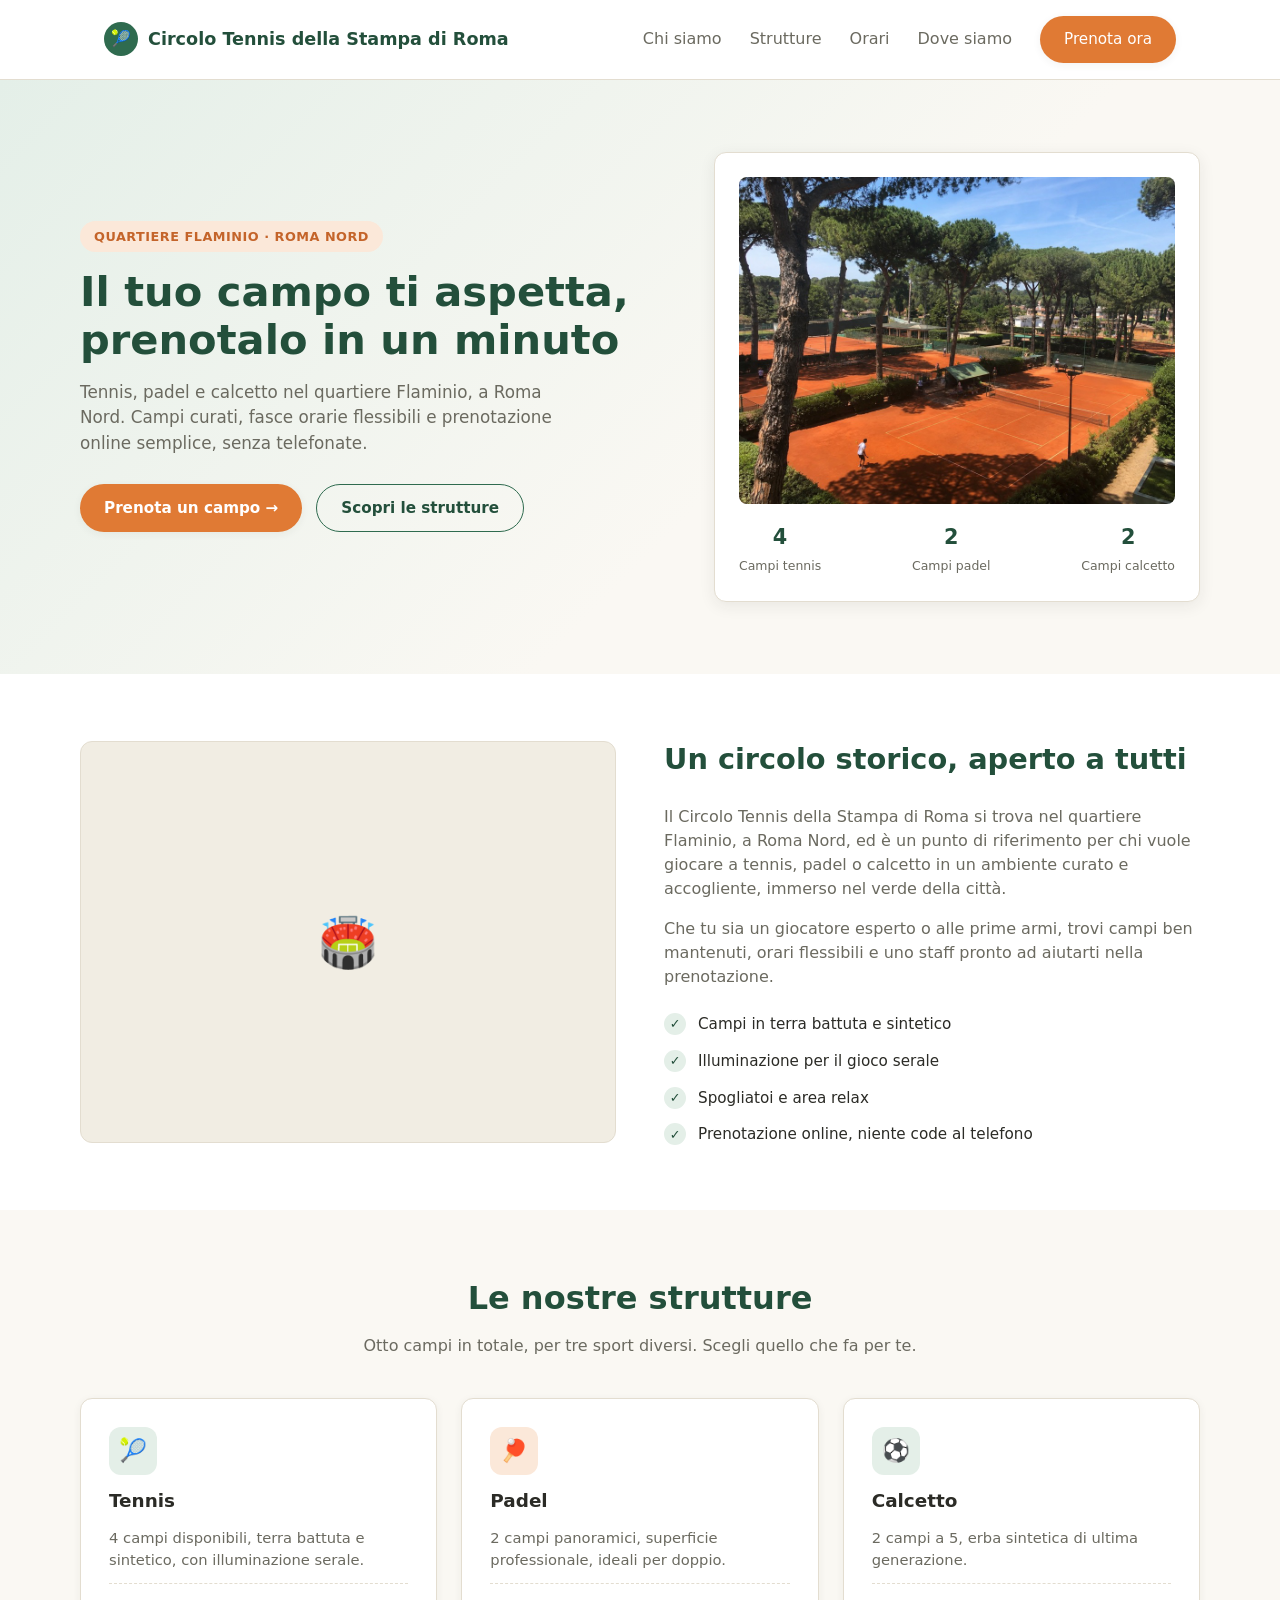
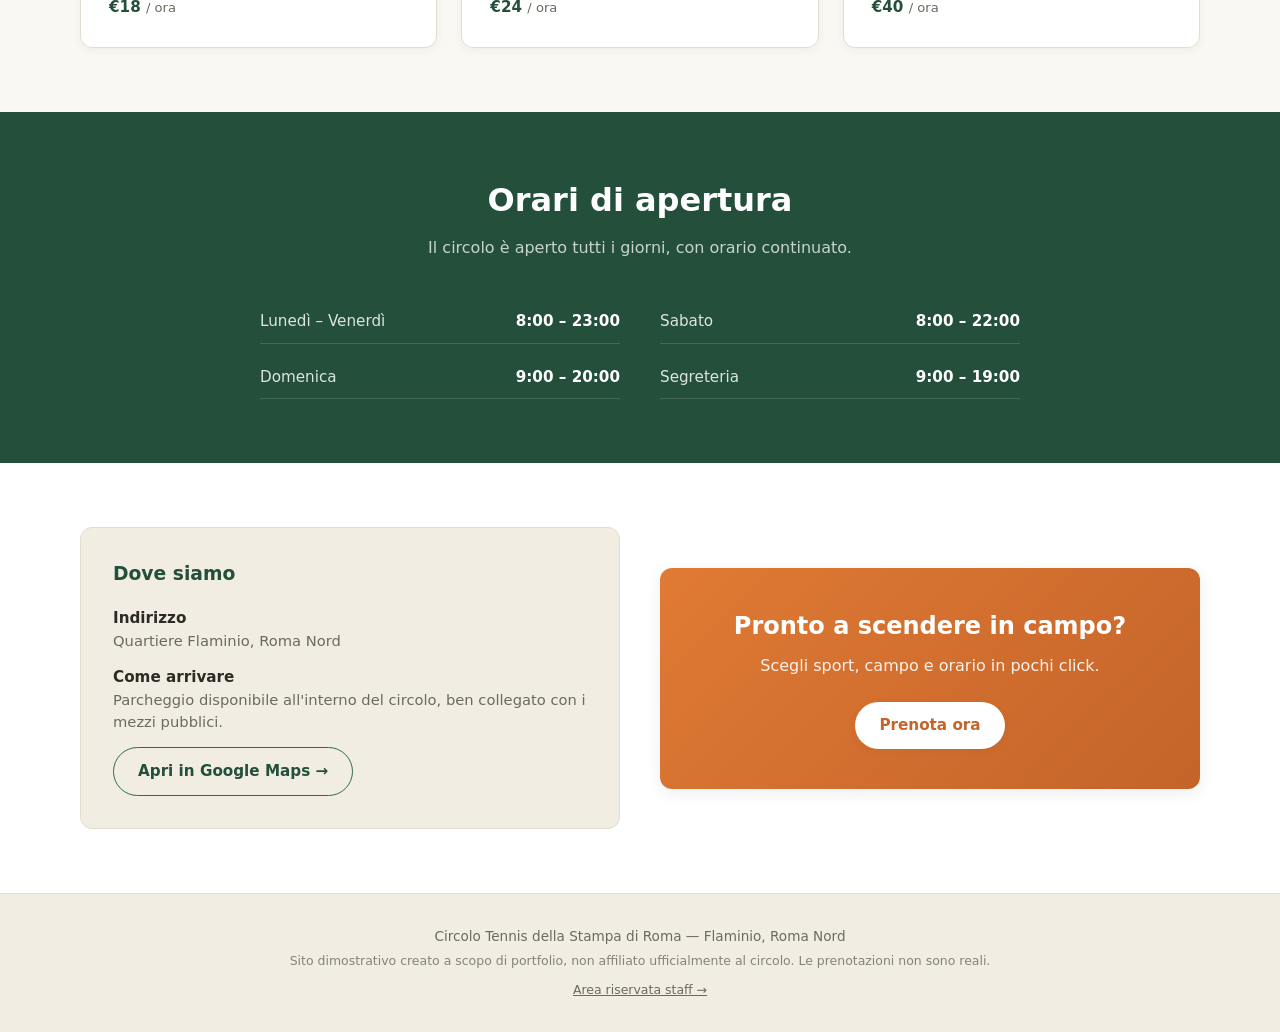
<file: index.html>
<!DOCTYPE html>
<html lang="it">
<head>
<meta charset="UTF-8" />
<meta name="viewport" content="width=device-width, initial-scale=1.0" />
<meta name="description" content="Circolo Tennis della Stampa di Roma: campi da tennis, padel e calcetto nel quartiere Flaminio, a Roma Nord. Prenota online in pochi click." />
<title>Circolo Tennis della Stampa di Roma — Prenota un campo</title>
<link rel="icon" href="favicon.svg" type="image/svg+xml" />
<link rel="stylesheet" href="css/style.css" />
</head>
<body>

<header class="site-header">
  <nav class="nav">
    <a href="#top" class="nav-brand">
      <span class="nav-brand-mark">🎾</span>
      Circolo Tennis della Stampa di Roma
    </a>
    <button class="nav-toggle" id="navToggle" aria-label="Apri menu">☰</button>
    <ul class="nav-links" id="navLinks">
      <li><a href="#about">Chi siamo</a></li>
      <li><a href="#strutture">Strutture</a></li>
      <li><a href="#orari">Orari</a></li>
      <li><a href="#dove-siamo">Dove siamo</a></li>
      <li><a href="booking.html" class="btn btn-primary">Prenota ora</a></li>
    </ul>
  </nav>
</header>

<section class="hero" id="top">
  <div class="hero-inner">
    <div class="hero-copy">
      <span class="eyebrow">Quartiere Flaminio · Roma Nord</span>
      <h1>Il tuo campo ti aspetta, prenotalo in un minuto</h1>
      <p>Tennis, padel e calcetto nel quartiere Flaminio, a Roma Nord. Campi curati, fasce orarie flessibili e prenotazione online semplice, senza telefonate.</p>
      <div class="hero-actions">
        <a href="booking.html" class="btn btn-primary">Prenota un campo →</a>
        <a href="#strutture" class="btn btn-outline">Scopri le strutture</a>
      </div>
    </div>
    <div class="hero-visual">
      <img class="hero-visual-court" src="images/circolo-tennis.jpg" alt="Campi da tennis in terra battuta del Circolo Tennis della Stampa di Roma, tra i pini del quartiere Flaminio" />
      <div class="hero-stats">
        <div class="hero-stat">
          <strong>4</strong>
          <span>Campi tennis</span>
        </div>
        <div class="hero-stat">
          <strong>2</strong>
          <span>Campi padel</span>
        </div>
        <div class="hero-stat">
          <strong>2</strong>
          <span>Campi calcetto</span>
        </div>
      </div>
    </div>
  </div>
</section>

<section class="about" id="about">
  <div class="about-inner">
    <div class="about-photo">🏟️</div>
    <div class="about-text">
      <h2>Un circolo storico, aperto a tutti</h2>
      <p>Il Circolo Tennis della Stampa di Roma si trova nel quartiere Flaminio, a Roma Nord, ed è un punto di riferimento per chi vuole giocare a tennis, padel o calcetto in un ambiente curato e accogliente, immerso nel verde della città.</p>
      <p>Che tu sia un giocatore esperto o alle prime armi, trovi campi ben mantenuti, orari flessibili e uno staff pronto ad aiutarti nella prenotazione.</p>
      <ul class="about-list">
        <li><span class="tick">✓</span> Campi in terra battuta e sintetico</li>
        <li><span class="tick">✓</span> Illuminazione per il gioco serale</li>
        <li><span class="tick">✓</span> Spogliatoi e area relax</li>
        <li><span class="tick">✓</span> Prenotazione online, niente code al telefono</li>
      </ul>
    </div>
  </div>
</section>

<section class="facilities" id="strutture">
  <div class="section-head">
    <h2>Le nostre strutture</h2>
    <p>Otto campi in totale, per tre sport diversi. Scegli quello che fa per te.</p>
  </div>
  <div class="facility-grid">
    <div class="facility-card">
      <div class="facility-icon">🎾</div>
      <h3>Tennis</h3>
      <p>4 campi disponibili, terra battuta e sintetico, con illuminazione serale.</p>
      <div class="facility-price">€18 <span>/ ora</span></div>
    </div>
    <div class="facility-card orange">
      <div class="facility-icon">🏓</div>
      <h3>Padel</h3>
      <p>2 campi panoramici, superficie professionale, ideali per doppio.</p>
      <div class="facility-price">€24 <span>/ ora</span></div>
    </div>
    <div class="facility-card">
      <div class="facility-icon">⚽</div>
      <h3>Calcetto</h3>
      <p>2 campi a 5, erba sintetica di ultima generazione.</p>
      <div class="facility-price">€40 <span>/ ora</span></div>
    </div>
  </div>
</section>

<section class="hours" id="orari">
  <div class="section-head">
    <h2>Orari di apertura</h2>
    <p>Il circolo è aperto tutti i giorni, con orario continuato.</p>
  </div>
  <div class="hours-grid">
    <div class="hours-row"><span>Lunedì – Venerdì</span><span>8:00 – 23:00</span></div>
    <div class="hours-row"><span>Sabato</span><span>8:00 – 22:00</span></div>
    <div class="hours-row"><span>Domenica</span><span>9:00 – 20:00</span></div>
    <div class="hours-row"><span>Segreteria</span><span>9:00 – 19:00</span></div>
  </div>
</section>

<section class="location" id="dove-siamo">
  <div class="location-inner">
    <div class="location-card">
      <h3>Dove siamo</h3>
      <div class="location-detail">
        <div>
          <strong>Indirizzo</strong>
          Quartiere Flaminio, Roma Nord
        </div>
      </div>
      <div class="location-detail">
        <div>
          <strong>Come arrivare</strong>
          Parcheggio disponibile all'interno del circolo, ben collegato con i mezzi pubblici.
        </div>
      </div>
      <a href="https://maps.app.goo.gl/ScK8Ygjmdd5iSoLE7" target="_blank" rel="noopener" class="btn btn-outline">Apri in Google Maps →</a>
    </div>
    <div class="cta-panel">
      <h3>Pronto a scendere in campo?</h3>
      <p>Scegli sport, campo e orario in pochi click.</p>
      <a href="booking.html" class="btn btn-primary">Prenota ora</a>
    </div>
  </div>
</section>

<footer class="site-footer">
  <div>Circolo Tennis della Stampa di Roma — Flaminio, Roma Nord</div>
  <div class="disclaimer">Sito dimostrativo creato a scopo di portfolio, non affiliato ufficialmente al circolo. Le prenotazioni non sono reali.</div>
  <div class="staff-link"><a href="gestionale.html">Area riservata staff →</a></div>
</footer>

<script src="js/script.js"></script>
</body>
</html>
</file>
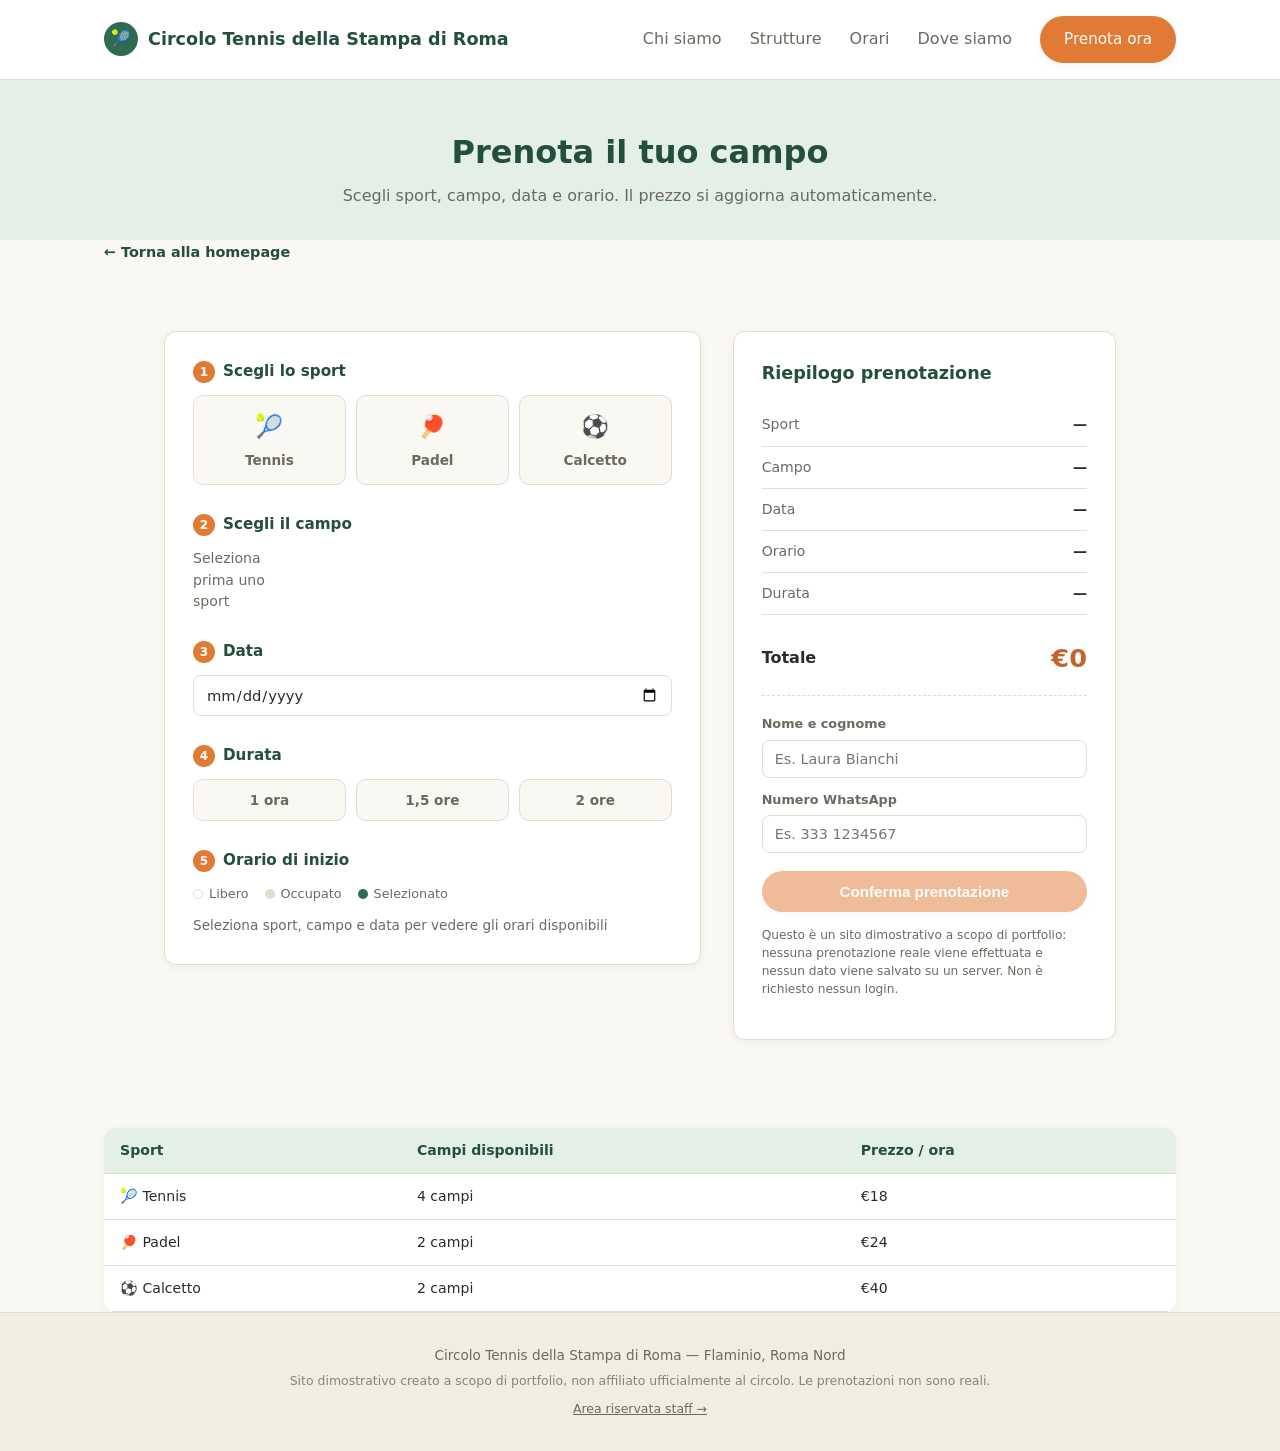
<file: booking.html>
<!DOCTYPE html>
<html lang="it">
<head>
<meta charset="UTF-8" />
<meta name="viewport" content="width=device-width, initial-scale=1.0" />
<title>Prenota un campo — Circolo Tennis della Stampa di Roma</title>
<link rel="icon" href="favicon.svg" type="image/svg+xml" />
<link rel="stylesheet" href="css/style.css" />
</head>
<body>

<header class="site-header">
  <nav class="nav">
    <a href="index.html" class="nav-brand">
      <span class="nav-brand-mark">🎾</span>
      Circolo Tennis della Stampa di Roma
    </a>
    <button class="nav-toggle" id="navToggle" aria-label="Apri menu">☰</button>
    <ul class="nav-links" id="navLinks">
      <li><a href="index.html#about">Chi siamo</a></li>
      <li><a href="index.html#strutture">Strutture</a></li>
      <li><a href="index.html#orari">Orari</a></li>
      <li><a href="index.html#dove-siamo">Dove siamo</a></li>
      <li><a href="booking.html" class="btn btn-primary">Prenota ora</a></li>
    </ul>
  </nav>
</header>

<section class="booking-hero">
  <h1>Prenota il tuo campo</h1>
  <p>Scegli sport, campo, data e orario. Il prezzo si aggiorna automaticamente.</p>
</section>

<div class="container">
  <a href="index.html" class="back-link">← Torna alla homepage</a>
</div>

<div class="booking-layout">
  <div class="card">

    <div class="form-step">
      <label class="step-label"><span class="step-num">1</span>Scegli lo sport</label>
      <div class="sport-options" id="sportOptions">
        <div class="sport-option" data-sport="tennis">
          <span class="emoji">🎾</span>Tennis
        </div>
        <div class="sport-option" data-sport="padel">
          <span class="emoji">🏓</span>Padel
        </div>
        <div class="sport-option" data-sport="calcetto">
          <span class="emoji">⚽</span>Calcetto
        </div>
      </div>
    </div>

    <div class="form-step">
      <label class="step-label"><span class="step-num">2</span>Scegli il campo</label>
      <div class="court-options" id="courtOptions">
        <p style="color: var(--color-text-muted); font-size: 0.88rem; margin: 0;">Seleziona prima uno sport</p>
      </div>
    </div>

    <div class="form-step">
      <label class="step-label"><span class="step-num">3</span>Data</label>
      <div class="form-field">
        <input type="date" id="dateInput" />
      </div>
    </div>

    <div class="form-step">
      <label class="step-label"><span class="step-num">4</span>Durata</label>
      <div class="duration-options" id="durationOptions">
        <div class="duration-option" data-duration="1">1 ora</div>
        <div class="duration-option" data-duration="1.5">1,5 ore</div>
        <div class="duration-option" data-duration="2">2 ore</div>
      </div>
    </div>

    <div class="form-step">
      <label class="step-label"><span class="step-num">5</span>Orario di inizio</label>
      <div class="slot-legend">
        <span><i class="dot free"></i> Libero</span>
        <span><i class="dot busy"></i> Occupato</span>
        <span><i class="dot selected"></i> Selezionato</span>
      </div>
      <div class="slot-grid" id="slotGrid">
        <p class="slot-hint">Seleziona sport, campo e data per vedere gli orari disponibili</p>
      </div>
    </div>

  </div>

  <div class="card summary-panel">
    <h3>Riepilogo prenotazione</h3>
    <div class="summary-row"><span>Sport</span><span id="sumSport">—</span></div>
    <div class="summary-row"><span>Campo</span><span id="sumCourt">—</span></div>
    <div class="summary-row"><span>Data</span><span id="sumDate">—</span></div>
    <div class="summary-row"><span>Orario</span><span id="sumTime">—</span></div>
    <div class="summary-row"><span>Durata</span><span id="sumDuration">—</span></div>

    <div class="summary-total">
      <span class="label">Totale</span>
      <span class="amount" id="sumTotal">€0</span>
    </div>

    <div class="contact-fields">
      <div class="form-field">
        <label for="clientNameInput">Nome e cognome</label>
        <input type="text" id="clientNameInput" placeholder="Es. Laura Bianchi" />
      </div>
      <div class="form-field">
        <label for="clientPhoneInput">Numero WhatsApp</label>
        <input type="tel" id="clientPhoneInput" placeholder="Es. 333 1234567" />
      </div>
    </div>

    <button class="btn btn-primary btn-block" id="confirmBtn" disabled>Conferma prenotazione</button>

    <div class="confirmation-box" id="confirmationBox"></div>

    <div class="whatsapp-preview" id="whatsappPreview">
      <div class="whatsapp-preview-label">📱 Anteprima messaggio WhatsApp (simulato)</div>
      <div class="whatsapp-bubble" id="whatsappBubble"></div>
      <p class="whatsapp-note">In un sito reale questo messaggio arriverebbe davvero su WhatsApp al numero indicato. Qui è solo un'anteprima: il link di disdetta funziona comunque, nella demo.</p>
    </div>

    <p class="summary-note">Questo è un sito dimostrativo a scopo di portfolio: nessuna prenotazione reale viene effettuata e nessun dato viene salvato su un server. Non è richiesto nessun login.</p>
  </div>
</div>

<div class="container price-table">
  <table>
    <thead>
      <tr><th>Sport</th><th>Campi disponibili</th><th>Prezzo / ora</th></tr>
    </thead>
    <tbody>
      <tr><td>🎾 Tennis</td><td>4 campi</td><td>€18</td></tr>
      <tr><td>🏓 Padel</td><td>2 campi</td><td>€24</td></tr>
      <tr><td>⚽ Calcetto</td><td>2 campi</td><td>€40</td></tr>
    </tbody>
  </table>
</div>

<footer class="site-footer">
  <div>Circolo Tennis della Stampa di Roma — Flaminio, Roma Nord</div>
  <div class="disclaimer">Sito dimostrativo creato a scopo di portfolio, non affiliato ufficialmente al circolo. Le prenotazioni non sono reali.</div>
  <div class="staff-link"><a href="gestionale.html">Area riservata staff →</a></div>
</footer>

<script src="js/script.js"></script>
<script src="js/store.js"></script>
<script src="js/booking.js"></script>
</body>
</html>
</file>
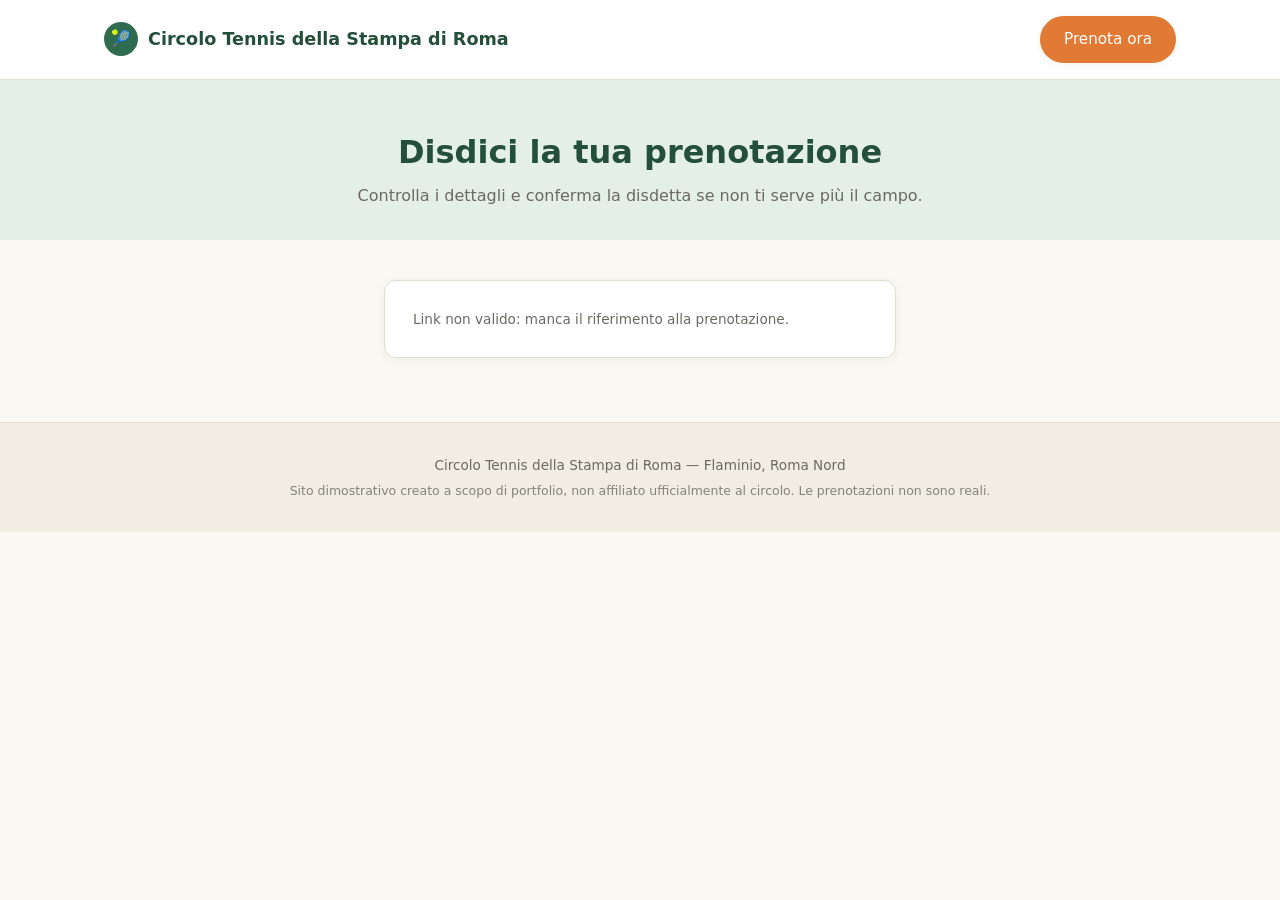
<file: cancella.html>
<!DOCTYPE html>
<html lang="it">
<head>
<meta charset="UTF-8" />
<meta name="viewport" content="width=device-width, initial-scale=1.0" />
<title>Disdici prenotazione — Circolo Tennis della Stampa di Roma</title>
<link rel="icon" href="favicon.svg" type="image/svg+xml" />
<link rel="stylesheet" href="css/style.css" />
</head>
<body>

<header class="site-header">
  <nav class="nav">
    <a href="index.html" class="nav-brand">
      <span class="nav-brand-mark">🎾</span>
      Circolo Tennis della Stampa di Roma
    </a>
    <ul class="nav-links" style="position: static; display: flex; border: none; padding: 0;">
      <li><a href="booking.html" class="btn btn-primary">Prenota ora</a></li>
    </ul>
  </nav>
</header>

<section class="booking-hero">
  <h1>Disdici la tua prenotazione</h1>
  <p>Controlla i dettagli e conferma la disdetta se non ti serve più il campo.</p>
</section>

<div class="container" style="max-width: 560px; padding-top: 40px; padding-bottom: 64px;">
  <div class="card" id="cancelCard">
    <p class="slot-hint">Caricamento…</p>
  </div>
</div>

<footer class="site-footer">
  <div>Circolo Tennis della Stampa di Roma — Flaminio, Roma Nord</div>
  <div class="disclaimer">Sito dimostrativo creato a scopo di portfolio, non affiliato ufficialmente al circolo. Le prenotazioni non sono reali.</div>
</footer>

<script src="js/store.js"></script>
<script src="js/cancella.js"></script>
</body>
</html>
</file>
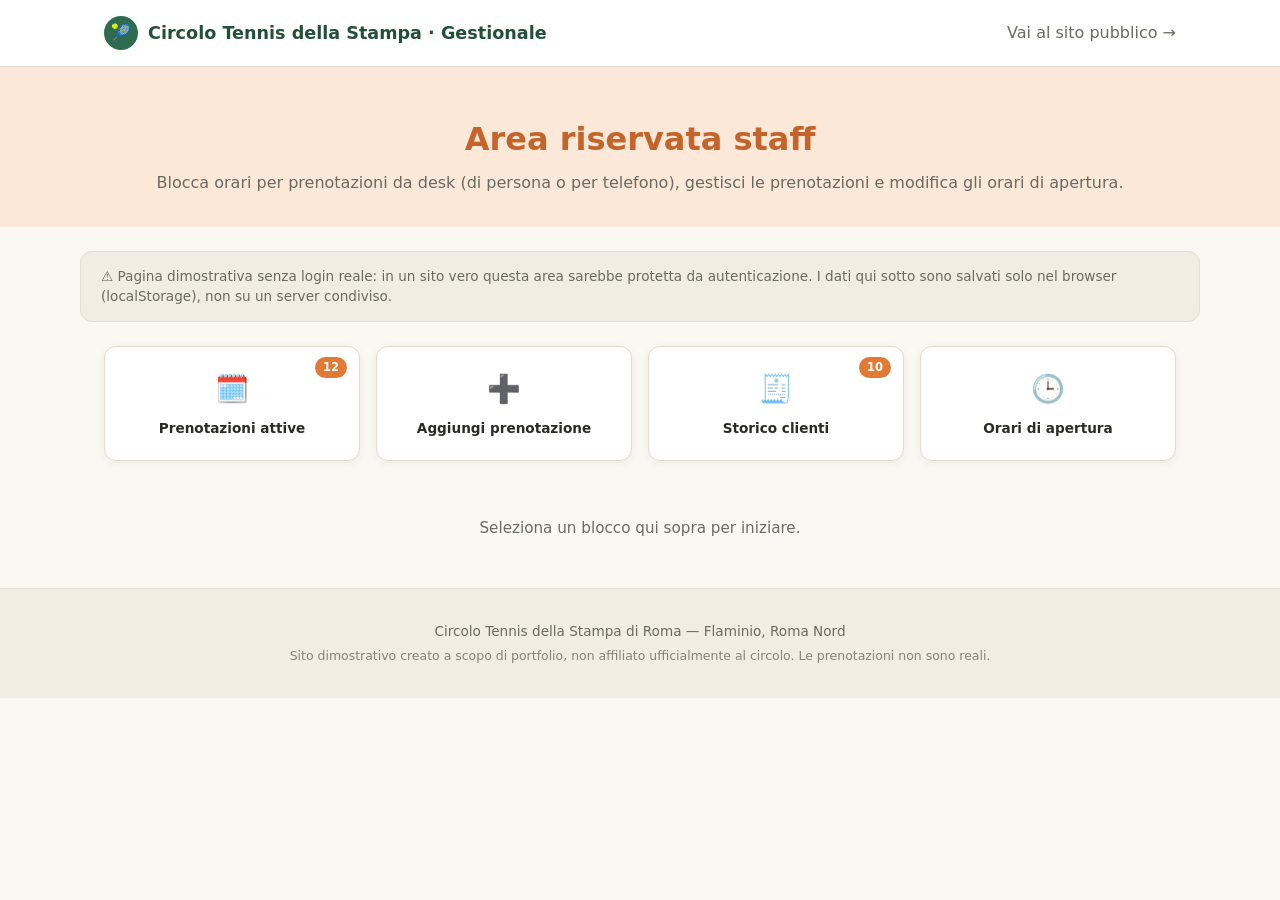
<file: gestionale.html>
<!DOCTYPE html>
<html lang="it">
<head>
<meta charset="UTF-8" />
<meta name="viewport" content="width=device-width, initial-scale=1.0" />
<title>Gestionale — Circolo Tennis della Stampa di Roma</title>
<link rel="icon" href="favicon.svg" type="image/svg+xml" />
<link rel="stylesheet" href="css/style.css" />
</head>
<body>

<header class="site-header">
  <nav class="nav">
    <a href="index.html" class="nav-brand">
      <span class="nav-brand-mark">🎾</span>
      Circolo Tennis della Stampa · Gestionale
    </a>
    <ul class="nav-links" style="position: static; display: flex; border: none; padding: 0;">
      <li><a href="index.html">Vai al sito pubblico →</a></li>
    </ul>
  </nav>
</header>

<section class="booking-hero admin-hero">
  <h1>Area riservata staff</h1>
  <p>Blocca orari per prenotazioni da desk (di persona o per telefono), gestisci le prenotazioni e modifica gli orari di apertura.</p>
</section>

<div class="container admin-disclaimer">
  ⚠ Pagina dimostrativa senza login reale: in un sito vero questa area sarebbe protetta da autenticazione. I dati qui sotto sono salvati solo nel browser (localStorage), non su un server condiviso.
</div>

<div class="container admin-nav" id="adminNav"></div>

<div class="container admin-workspace">

  <p class="slot-hint admin-workspace-placeholder" id="workspacePlaceholder">Seleziona un blocco qui sopra per iniziare.</p>

  <div class="workspace-view" id="view-schedule">
    <div class="card">
      <h3 class="admin-card-title">🗓️ Prenotazioni attive</h3>
      <p class="admin-card-sub">Tutti i campi e tutti gli orari di un giorno, in un colpo d'occhio. Clicca uno slot occupato per vedere chi ha prenotato e, se serve, cancellarlo.</p>

      <div class="schedule-date-row">
        <button class="day-nav-btn" id="prevDayBtn" aria-label="Giorno precedente">←</button>
        <div class="form-field" style="max-width: 220px;">
          <input type="date" id="scheduleDate" />
        </div>
        <button class="day-nav-btn" id="nextDayBtn" aria-label="Giorno successivo">→</button>
      </div>

      <div class="slot-legend">
        <span><i class="dot free"></i> Libero</span>
        <span><i class="dot busy"></i> Occupato</span>
      </div>

      <div class="table-wrap">
        <table class="schedule-table" id="scheduleTable"></table>
      </div>

      <div class="schedule-detail" id="scheduleDetail">Clicca su uno slot occupato per vedere i dettagli della prenotazione.</div>
    </div>
  </div>

  <div class="workspace-view" id="view-add">
    <div class="card">
      <h3 class="admin-card-title">➕ Aggiungi una prenotazione</h3>
      <p class="admin-card-sub">Usa questo form quando un socio prenota di persona o per telefono, così l'orario risulta subito occupato anche online.</p>

      <div class="form-step">
        <label class="step-label">Sport</label>
        <div class="sport-options" id="adminSportOptions">
          <div class="sport-option" data-sport="tennis"><span class="emoji">🎾</span>Tennis</div>
          <div class="sport-option" data-sport="padel"><span class="emoji">🏓</span>Padel</div>
          <div class="sport-option" data-sport="calcetto"><span class="emoji">⚽</span>Calcetto</div>
        </div>
      </div>

      <div class="form-step">
        <label class="step-label">Campo</label>
        <div class="court-options" id="adminCourtOptions">
          <p class="slot-hint">Seleziona prima uno sport</p>
        </div>
      </div>

      <div class="form-row">
        <div class="form-field">
          <label for="adminDate">Data</label>
          <input type="date" id="adminDate" />
        </div>
        <div class="form-field">
          <label for="adminDuration">Durata</label>
          <select id="adminDuration">
            <option value="1">1 ora</option>
            <option value="1.5">1,5 ore</option>
            <option value="2">2 ore</option>
          </select>
        </div>
      </div>

      <div class="form-step">
        <label class="step-label">Orario</label>
        <div class="slot-legend">
          <span><i class="dot free"></i> Libero</span>
          <span><i class="dot busy"></i> Occupato</span>
          <span><i class="dot selected"></i> Selezionato</span>
        </div>
        <div class="slot-grid" id="adminSlotGrid">
          <p class="slot-hint">Seleziona sport, campo e data</p>
        </div>
      </div>

      <div class="form-row">
        <div class="form-field">
          <label for="clientName">Nome cliente (opzionale)</label>
          <input type="text" id="clientName" placeholder="Es. Marco Rossi" />
        </div>
        <div class="form-field">
          <label for="clientPhone">Telefono / contatto (opzionale)</label>
          <input type="text" id="clientPhone" placeholder="Es. 333 1234567" />
        </div>
      </div>

      <button class="btn btn-primary btn-block" id="adminConfirmBtn" disabled style="margin-top: 16px;">Blocca orario</button>
      <div class="confirmation-box" id="adminConfirmationBox"></div>
    </div>
  </div>

  <div class="workspace-view" id="view-clients">
    <div class="card">
      <h3 class="admin-card-title">🧾 Storico clienti</h3>
      <p class="admin-card-sub">Tutti i soci che hanno prenotato almeno una volta, con il numero totale di prenotazioni fatte nella storia del circolo (comprese quelle poi disdette).</p>
      <div class="table-wrap">
        <table class="price-table-inner" id="clientsTable">
          <thead>
            <tr>
              <th>Nome</th><th>Telefono</th><th>Prenotazioni totali</th><th>Ultima prenotazione</th>
            </tr>
          </thead>
          <tbody id="clientsTableBody"></tbody>
        </table>
      </div>
      <p class="slot-hint" id="noClientsMsg" style="display:none;">Nessun cliente registrato al momento.</p>
    </div>
  </div>

  <div class="workspace-view" id="view-hours">
    <div class="card">
      <h3 class="admin-card-title">🕒 Orari di apertura</h3>
      <p class="admin-card-sub">Questi orari determinano gli slot disponibili nel booking online.</p>
      <div id="hoursEditor" class="hours-editor"></div>
      <button class="btn btn-outline btn-block" id="saveHoursBtn" style="margin-top: 16px;">Salva orari</button>
      <div class="confirmation-box" id="hoursConfirmationBox">✓ Orari aggiornati</div>

      <div class="hours-divider"></div>

      <h4 class="admin-subtitle">📅 Orari per giorno specifico</h4>
      <p class="admin-card-sub">Sovrascrivi l'orario di un singolo giorno (festività, evento, chiusura straordinaria) senza toccare l'orario settimanale.</p>

      <div class="form-row">
        <div class="form-field">
          <label for="adhocDate">Giorno</label>
          <input type="date" id="adhocDate" />
        </div>
        <div class="form-field">
          <label class="adhoc-closed-label">
            <input type="checkbox" id="adhocClosed" />
            Chiuso tutto il giorno
          </label>
        </div>
      </div>

      <div class="form-row" id="adhocTimesRow">
        <div class="form-field">
          <label for="adhocOpen">Apertura</label>
          <input type="time" id="adhocOpen" />
        </div>
        <div class="form-field">
          <label for="adhocClose">Chiusura</label>
          <input type="time" id="adhocClose" />
        </div>
      </div>

      <button class="btn btn-outline btn-block" id="saveAdhocBtn" style="margin-top: 8px;">Salva orario per questo giorno</button>
      <div class="confirmation-box" id="adhocConfirmationBox">✓ Orario del giorno aggiornato</div>

      <div class="adhoc-list" id="adhocList"></div>
    </div>
  </div>

</div>

<footer class="site-footer">
  <div>Circolo Tennis della Stampa di Roma — Flaminio, Roma Nord</div>
  <div class="disclaimer">Sito dimostrativo creato a scopo di portfolio, non affiliato ufficialmente al circolo. Le prenotazioni non sono reali.</div>
</footer>

<script src="js/store.js"></script>
<script src="js/gestionale.js"></script>
</body>
</html>
</file>
<file: css/style.css>
:root {
  --color-bg: #faf8f3;
  --color-bg-alt: #f1ede3;
  --color-white: #ffffff;
  --color-text: #2b2b26;
  --color-text-muted: #6b6a60;
  --color-green: #2f6b4f;
  --color-green-dark: #234f3b;
  --color-green-light: #e4efe8;
  --color-orange: #e07a34;
  --color-orange-dark: #c4642a;
  --color-orange-light: #fbe8d9;
  --color-border: #e3ddd0;

  --radius: 12px;
  --shadow: 0 4px 16px rgba(43, 43, 38, 0.08);
  --shadow-sm: 0 2px 8px rgba(43, 43, 38, 0.06);
}

* {
  box-sizing: border-box;
}

html {
  scroll-behavior: smooth;
}

body {
  margin: 0;
  font-family: "Segoe UI", system-ui, -apple-system, Roboto, sans-serif;
  background: var(--color-bg);
  color: var(--color-text);
  line-height: 1.5;
}

a {
  color: inherit;
  text-decoration: none;
}

img {
  max-width: 100%;
  display: block;
}

.container {
  max-width: 1120px;
  margin: 0 auto;
  padding: 0 24px;
}

/* Header */
.site-header {
  position: sticky;
  top: 0;
  z-index: 100;
  background: var(--color-white);
  border-bottom: 1px solid var(--color-border);
}

.nav {
  display: flex;
  align-items: center;
  justify-content: space-between;
  padding: 16px 24px;
  max-width: 1120px;
  margin: 0 auto;
}

.nav-brand {
  display: flex;
  align-items: center;
  gap: 10px;
  font-weight: 700;
  font-size: 1.1rem;
  color: var(--color-green-dark);
}

.nav-brand-mark {
  width: 34px;
  height: 34px;
  border-radius: 50%;
  background: var(--color-green);
  color: var(--color-white);
  display: flex;
  align-items: center;
  justify-content: center;
  font-size: 1rem;
}

.nav-links {
  display: flex;
  align-items: center;
  gap: 28px;
  list-style: none;
  margin: 0;
  padding: 0;
}

.nav-links a {
  font-weight: 500;
  color: var(--color-text-muted);
  transition: color 0.15s ease;
}

.nav-links a:hover {
  color: var(--color-green-dark);
}

.nav-links a.btn-primary,
.nav-links a.btn-primary:hover {
  color: var(--color-white);
}

.nav-toggle {
  display: none;
  background: none;
  border: none;
  font-size: 1.5rem;
  cursor: pointer;
  color: var(--color-green-dark);
}

/* Buttons */
.btn {
  display: inline-flex;
  align-items: center;
  justify-content: center;
  gap: 8px;
  padding: 12px 24px;
  border-radius: 999px;
  font-weight: 600;
  font-size: 0.95rem;
  border: none;
  cursor: pointer;
  transition: transform 0.15s ease, box-shadow 0.15s ease, background 0.15s ease;
}

.btn-primary {
  background: var(--color-orange);
  color: var(--color-white);
  box-shadow: var(--shadow-sm);
}

.btn-primary:hover {
  background: var(--color-orange-dark);
  transform: translateY(-1px);
}

.btn-outline {
  background: transparent;
  border: 1.5px solid var(--color-green);
  color: var(--color-green-dark);
}

.btn-outline:hover {
  background: var(--color-green-light);
}

.btn-block {
  width: 100%;
}

.btn:disabled {
  opacity: 0.5;
  cursor: not-allowed;
  transform: none;
}

/* Hero */
.hero {
  background: linear-gradient(135deg, var(--color-green-light) 0%, var(--color-bg) 60%);
  padding: 72px 24px;
}

.hero-inner {
  max-width: 1120px;
  margin: 0 auto;
  display: grid;
  grid-template-columns: 1.1fr 0.9fr;
  gap: 40px;
  align-items: center;
}

.eyebrow {
  display: inline-block;
  background: var(--color-orange-light);
  color: var(--color-orange-dark);
  font-weight: 600;
  font-size: 0.8rem;
  letter-spacing: 0.04em;
  text-transform: uppercase;
  padding: 6px 14px;
  border-radius: 999px;
  margin-bottom: 16px;
}

.hero h1 {
  font-size: 2.6rem;
  line-height: 1.15;
  margin: 0 0 16px;
  color: var(--color-green-dark);
}

.hero p {
  font-size: 1.05rem;
  color: var(--color-text-muted);
  margin: 0 0 28px;
  max-width: 46ch;
}

.hero-actions {
  display: flex;
  gap: 14px;
  flex-wrap: wrap;
}

.hero-visual {
  background: var(--color-white);
  border-radius: var(--radius);
  box-shadow: var(--shadow);
  padding: 24px;
  border: 1px solid var(--color-border);
}

.hero-visual-court {
  display: block;
  width: 100%;
  aspect-ratio: 4 / 3;
  border-radius: 8px;
  object-fit: cover;
}

.hero-stats {
  display: flex;
  justify-content: space-between;
  margin-top: 18px;
  gap: 8px;
}

.hero-stat {
  text-align: center;
}

.hero-stat strong {
  display: block;
  font-size: 1.3rem;
  color: var(--color-green-dark);
}

.hero-stat span {
  font-size: 0.78rem;
  color: var(--color-text-muted);
}

/* Sections */
section {
  padding: 64px 24px;
}

.section-head {
  text-align: center;
  max-width: 620px;
  margin: 0 auto 40px;
}

.section-head h2 {
  font-size: 2rem;
  color: var(--color-green-dark);
  margin: 0 0 12px;
}

.section-head p {
  color: var(--color-text-muted);
  margin: 0;
}

/* About */
.about {
  background: var(--color-white);
}

.about-inner {
  max-width: 1120px;
  margin: 0 auto;
  display: grid;
  grid-template-columns: 1fr 1fr;
  gap: 48px;
  align-items: center;
}

.about-text h2 {
  color: var(--color-green-dark);
  font-size: 1.8rem;
  margin-top: 0;
}

.about-text p {
  color: var(--color-text-muted);
}

.about-list {
  list-style: none;
  padding: 0;
  margin: 24px 0 0;
  display: grid;
  gap: 14px;
}

.about-list li {
  display: flex;
  align-items: flex-start;
  gap: 12px;
  font-size: 0.95rem;
}

.about-list .tick {
  flex-shrink: 0;
  width: 22px;
  height: 22px;
  border-radius: 50%;
  background: var(--color-green-light);
  color: var(--color-green-dark);
  display: flex;
  align-items: center;
  justify-content: center;
  font-size: 0.8rem;
  font-weight: 700;
}

.about-photo {
  background: var(--color-bg-alt);
  border-radius: var(--radius);
  aspect-ratio: 4/3;
  display: flex;
  align-items: center;
  justify-content: center;
  font-size: 3rem;
  color: var(--color-green);
  border: 1px solid var(--color-border);
}

/* Facilities */
.facilities {
  background: var(--color-bg);
}

.facility-grid {
  max-width: 1120px;
  margin: 0 auto;
  display: grid;
  grid-template-columns: repeat(3, 1fr);
  gap: 24px;
}

.facility-card {
  background: var(--color-white);
  border: 1px solid var(--color-border);
  border-radius: var(--radius);
  padding: 28px;
  box-shadow: var(--shadow-sm);
  display: flex;
  flex-direction: column;
  gap: 12px;
}

.facility-icon {
  width: 48px;
  height: 48px;
  border-radius: 12px;
  display: flex;
  align-items: center;
  justify-content: center;
  font-size: 1.4rem;
  background: var(--color-green-light);
  color: var(--color-green-dark);
}

.facility-card.orange .facility-icon {
  background: var(--color-orange-light);
  color: var(--color-orange-dark);
}

.facility-card h3 {
  margin: 0;
  font-size: 1.15rem;
  color: var(--color-text);
}

.facility-card p {
  margin: 0;
  color: var(--color-text-muted);
  font-size: 0.92rem;
}

.facility-price {
  margin-top: auto;
  padding-top: 12px;
  border-top: 1px dashed var(--color-border);
  font-weight: 700;
  color: var(--color-green-dark);
  font-size: 0.95rem;
}

.facility-price span {
  font-weight: 400;
  color: var(--color-text-muted);
  font-size: 0.82rem;
}

/* Hours */
.hours {
  background: var(--color-green-dark);
  color: var(--color-white);
}

.hours .section-head h2,
.hours .section-head p {
  color: var(--color-white);
}

.hours .section-head p {
  color: rgba(255,255,255,0.75);
}

.hours-grid {
  max-width: 760px;
  margin: 0 auto;
  display: grid;
  grid-template-columns: repeat(2, 1fr);
  gap: 12px 40px;
}

.hours-row {
  display: flex;
  justify-content: space-between;
  padding: 10px 0;
  border-bottom: 1px solid rgba(255,255,255,0.15);
  font-size: 0.95rem;
}

.hours-row span:first-child {
  color: rgba(255,255,255,0.85);
}

.hours-row span:last-child {
  font-weight: 600;
}

/* Location / CTA */
.location {
  background: var(--color-white);
}

.location-inner {
  max-width: 1120px;
  margin: 0 auto;
  display: grid;
  grid-template-columns: 1fr 1fr;
  gap: 40px;
  align-items: center;
}

.location-card {
  background: var(--color-bg-alt);
  border-radius: var(--radius);
  border: 1px solid var(--color-border);
  padding: 32px;
}

.location-card h3 {
  margin-top: 0;
  color: var(--color-green-dark);
}

.location-detail {
  display: flex;
  gap: 12px;
  margin-bottom: 14px;
  font-size: 0.92rem;
  color: var(--color-text-muted);
}

.location-detail strong {
  color: var(--color-text);
  display: block;
  font-size: 0.95rem;
}

.cta-panel {
  background: linear-gradient(135deg, var(--color-orange) 0%, var(--color-orange-dark) 100%);
  color: var(--color-white);
  border-radius: var(--radius);
  padding: 40px 32px;
  text-align: center;
  box-shadow: var(--shadow);
}

.cta-panel h3 {
  margin: 0 0 10px;
  font-size: 1.5rem;
}

.cta-panel p {
  margin: 0 0 24px;
  color: rgba(255,255,255,0.9);
}

.cta-panel .btn-primary {
  background: var(--color-white);
  color: var(--color-orange-dark);
}

.cta-panel .btn-primary:hover {
  background: var(--color-bg);
}

/* Footer */
.site-footer {
  background: var(--color-bg-alt);
  border-top: 1px solid var(--color-border);
  padding: 32px 24px;
  text-align: center;
  color: var(--color-text-muted);
  font-size: 0.85rem;
}

.site-footer .disclaimer {
  margin-top: 6px;
  font-size: 0.78rem;
  opacity: 0.8;
}

/* Booking page */
.booking-hero {
  background: var(--color-green-light);
  padding: 48px 24px 32px;
  text-align: center;
}

.booking-hero h1 {
  color: var(--color-green-dark);
  margin: 0 0 8px;
  font-size: 2rem;
}

.booking-hero p {
  color: var(--color-text-muted);
  margin: 0;
}

.booking-layout {
  max-width: 1000px;
  margin: 0 auto;
  padding: 48px 24px;
  display: grid;
  grid-template-columns: 1.4fr 1fr;
  gap: 32px;
  align-items: start;
}

.card {
  background: var(--color-white);
  border: 1px solid var(--color-border);
  border-radius: var(--radius);
  box-shadow: var(--shadow-sm);
  padding: 28px;
}

.form-step {
  margin-bottom: 28px;
}

.form-step:last-child {
  margin-bottom: 0;
}

.form-step label.step-label {
  display: block;
  font-weight: 700;
  color: var(--color-green-dark);
  margin-bottom: 12px;
  font-size: 0.95rem;
}

.step-label .step-num {
  display: inline-flex;
  align-items: center;
  justify-content: center;
  width: 22px;
  height: 22px;
  border-radius: 50%;
  background: var(--color-orange);
  color: var(--color-white);
  font-size: 0.75rem;
  margin-right: 8px;
}

.sport-options {
  display: grid;
  grid-template-columns: repeat(3, 1fr);
  gap: 10px;
}

.sport-option {
  border: 1.5px solid var(--color-border);
  background: var(--color-bg);
  border-radius: 10px;
  padding: 14px 8px;
  text-align: center;
  cursor: pointer;
  font-size: 0.85rem;
  font-weight: 600;
  color: var(--color-text-muted);
  transition: all 0.15s ease;
}

.sport-option .emoji {
  display: block;
  font-size: 1.4rem;
  margin-bottom: 6px;
}

.sport-option:hover {
  border-color: var(--color-green);
}

.sport-option.active {
  border-color: var(--color-green);
  background: var(--color-green-light);
  color: var(--color-green-dark);
}

.court-options {
  display: grid;
  grid-template-columns: repeat(4, 1fr);
  gap: 10px;
}

.court-option {
  border: 1.5px solid var(--color-border);
  background: var(--color-bg);
  border-radius: 10px;
  padding: 10px 6px;
  text-align: center;
  cursor: pointer;
  font-size: 0.82rem;
  font-weight: 600;
  color: var(--color-text-muted);
  transition: all 0.15s ease;
}

.court-option:hover {
  border-color: var(--color-orange);
}

.court-option.active {
  border-color: var(--color-orange);
  background: var(--color-orange-light);
  color: var(--color-orange-dark);
}

.form-row {
  display: grid;
  grid-template-columns: 1fr 1fr;
  gap: 16px;
}

.form-field label {
  display: block;
  font-size: 0.8rem;
  color: var(--color-text-muted);
  margin-bottom: 6px;
  font-weight: 600;
}

.form-field select,
.form-field input[type="date"] {
  width: 100%;
  padding: 10px 12px;
  border-radius: 8px;
  border: 1.5px solid var(--color-border);
  background: var(--color-white);
  font-size: 0.92rem;
  color: var(--color-text);
  font-family: inherit;
}

.form-field select:focus,
.form-field input:focus {
  outline: none;
  border-color: var(--color-green);
}

.duration-options {
  display: flex;
  gap: 10px;
}

.duration-option {
  flex: 1;
  border: 1.5px solid var(--color-border);
  background: var(--color-bg);
  border-radius: 10px;
  padding: 10px;
  text-align: center;
  cursor: pointer;
  font-size: 0.85rem;
  font-weight: 600;
  color: var(--color-text-muted);
}

.duration-option:hover {
  border-color: var(--color-green);
}

.duration-option.active {
  border-color: var(--color-green);
  background: var(--color-green-light);
  color: var(--color-green-dark);
}

/* Summary panel */
.summary-panel {
  position: sticky;
  top: 96px;
}

.summary-panel h3 {
  margin-top: 0;
  color: var(--color-green-dark);
  font-size: 1.1rem;
}

.summary-row {
  display: flex;
  justify-content: space-between;
  padding: 10px 0;
  border-bottom: 1px solid var(--color-border);
  font-size: 0.88rem;
}

.summary-row span:first-child {
  color: var(--color-text-muted);
}

.summary-row span:last-child {
  font-weight: 600;
  text-align: right;
}

.summary-total {
  display: flex;
  justify-content: space-between;
  align-items: center;
  margin: 18px 0;
  padding-top: 6px;
}

.summary-total .label {
  font-weight: 600;
  color: var(--color-text);
}

.summary-total .amount {
  font-size: 1.6rem;
  font-weight: 800;
  color: var(--color-orange-dark);
}

.summary-note {
  font-size: 0.76rem;
  color: var(--color-text-muted);
  margin-top: 14px;
  line-height: 1.5;
}

.confirmation-box {
  display: none;
  margin-top: 18px;
  padding: 16px;
  border-radius: 10px;
  background: var(--color-green-light);
  border: 1px solid var(--color-green);
  color: var(--color-green-dark);
  font-size: 0.88rem;
}

.confirmation-box.show {
  display: block;
}

.contact-fields {
  display: flex;
  flex-direction: column;
  gap: 12px;
  margin: 18px 0;
  padding-top: 18px;
  border-top: 1px dashed var(--color-border);
}

.contact-fields input[type="text"],
.contact-fields input[type="tel"] {
  width: 100%;
  padding: 10px 12px;
  border-radius: 8px;
  border: 1.5px solid var(--color-border);
  font-family: inherit;
  font-size: 0.9rem;
}

.contact-fields input:focus {
  outline: none;
  border-color: var(--color-green);
}

.contact-fields input:disabled {
  background: var(--color-bg-alt);
  color: var(--color-text-muted);
}

.whatsapp-preview {
  display: none;
  margin-top: 18px;
}

.whatsapp-preview.show {
  display: block;
}

.whatsapp-preview-label {
  font-size: 0.78rem;
  font-weight: 700;
  color: var(--color-text-muted);
  text-transform: uppercase;
  letter-spacing: 0.03em;
  margin-bottom: 8px;
}

.whatsapp-bubble {
  background: #dcf8c6;
  border-radius: 10px;
  border-top-left-radius: 2px;
  padding: 14px 16px;
  font-size: 0.85rem;
  line-height: 1.6;
  color: #1c3a1c;
  word-break: break-word;
}

.whatsapp-bubble a {
  color: #0b5fae;
  text-decoration: underline;
}

.whatsapp-note {
  font-size: 0.75rem;
  color: var(--color-text-muted);
  margin: 10px 0 0;
  line-height: 1.5;
}

.price-table {
  margin-top: 40px;
}

.price-table table {
  width: 100%;
  border-collapse: collapse;
  background: var(--color-white);
  border-radius: var(--radius);
  overflow: hidden;
  box-shadow: var(--shadow-sm);
}

.price-table th,
.price-table td {
  padding: 12px 16px;
  text-align: left;
  font-size: 0.88rem;
  border-bottom: 1px solid var(--color-border);
}

.price-table th {
  background: var(--color-green-light);
  color: var(--color-green-dark);
}

.back-link {
  display: inline-flex;
  align-items: center;
  gap: 6px;
  color: var(--color-green-dark);
  font-weight: 600;
  font-size: 0.9rem;
  margin-bottom: 20px;
}

/* Slot grid (booking + admin) */
.slot-legend {
  display: flex;
  gap: 16px;
  margin-bottom: 12px;
  font-size: 0.8rem;
  color: var(--color-text-muted);
}

.slot-legend span {
  display: inline-flex;
  align-items: center;
  gap: 6px;
}

.dot {
  width: 10px;
  height: 10px;
  border-radius: 50%;
  display: inline-block;
}

.dot.free { background: var(--color-white); border: 1.5px solid var(--color-border); }
.dot.busy { background: var(--color-border); }
.dot.selected { background: var(--color-green); }

.slot-grid {
  display: grid;
  grid-template-columns: repeat(6, 1fr);
  gap: 8px;
}

.slot-hint {
  grid-column: 1 / -1;
  color: var(--color-text-muted);
  font-size: 0.85rem;
  margin: 0;
}

.slot-btn {
  border: 1.5px solid var(--color-border);
  background: var(--color-white);
  border-radius: 8px;
  padding: 8px 4px;
  text-align: center;
  cursor: pointer;
  font-size: 0.8rem;
  font-weight: 600;
  color: var(--color-text);
  transition: all 0.15s ease;
}

.slot-btn:hover {
  border-color: var(--color-green);
}

.slot-btn.selected {
  background: var(--color-green);
  border-color: var(--color-green);
  color: var(--color-white);
}

.slot-btn.busy {
  background: var(--color-bg-alt);
  border-color: var(--color-bg-alt);
  color: var(--color-text-muted);
  cursor: not-allowed;
  text-decoration: line-through;
}

.confirmation-box.error {
  background: #fbe4de;
  border-color: #c94f34;
  color: #a03e28;
}

.staff-link {
  margin-top: 10px;
  font-size: 0.78rem;
}

.staff-link a {
  color: var(--color-text-muted);
  text-decoration: underline;
}

/* Admin page */
.admin-hero { background: var(--color-orange-light); }
.admin-hero h1 { color: var(--color-orange-dark); }

.admin-disclaimer {
  background: var(--color-bg-alt);
  border: 1px solid var(--color-border);
  border-radius: var(--radius);
  padding: 14px 20px;
  font-size: 0.85rem;
  color: var(--color-text-muted);
  margin-top: 24px;
}

.admin-nav {
  display: grid;
  grid-template-columns: repeat(4, 1fr);
  gap: 16px;
  margin-top: 24px;
}

.nav-card {
  position: relative;
  background: var(--color-white);
  border: 1.5px solid var(--color-border);
  border-radius: var(--radius);
  padding: 22px 16px;
  text-align: center;
  box-shadow: var(--shadow-sm);
  cursor: pointer;
  transition: all 0.15s ease;
}

.nav-card:hover {
  border-color: var(--color-green);
  transform: translateY(-2px);
}

.nav-card.active {
  border-color: var(--color-green);
  background: var(--color-green-light);
}

.nav-card-icon {
  font-size: 1.7rem;
  margin-bottom: 8px;
}

.nav-card-label {
  font-size: 0.85rem;
  font-weight: 700;
  color: var(--color-text);
}

.nav-card-badge {
  position: absolute;
  top: 10px;
  right: 12px;
  background: var(--color-orange);
  color: var(--color-white);
  font-size: 0.72rem;
  font-weight: 700;
  border-radius: 999px;
  padding: 2px 8px;
  min-width: 20px;
}

.admin-workspace {
  margin-top: 8px;
}

.admin-workspace-placeholder {
  text-align: center;
  padding: 48px 20px;
  font-size: 0.95rem;
}

.workspace-view {
  display: none;
}

.schedule-date-row {
  display: flex;
  align-items: center;
  gap: 10px;
  margin-bottom: 18px;
}

.day-nav-btn {
  width: 38px;
  height: 38px;
  border-radius: 8px;
  border: 1.5px solid var(--color-border);
  background: var(--color-white);
  color: var(--color-green-dark);
  font-size: 1rem;
  cursor: pointer;
  flex-shrink: 0;
}

.day-nav-btn:hover {
  border-color: var(--color-green);
  background: var(--color-green-light);
}

.schedule-detail-row {
  display: flex;
  align-items: center;
  justify-content: space-between;
  gap: 16px;
  flex-wrap: wrap;
}

.admin-card-title {
  margin: 0 0 4px;
  color: var(--color-green-dark);
  font-size: 1.1rem;
}

.admin-card-sub {
  margin: 0 0 20px;
  color: var(--color-text-muted);
  font-size: 0.85rem;
}

.workspace-view .form-row,
.workspace-view .form-step {
  margin-bottom: 18px;
}

.hours-editor {
  display: flex;
  flex-direction: column;
  gap: 10px;
}

.hours-editor-row {
  display: grid;
  grid-template-columns: 90px 1fr auto 1fr;
  align-items: center;
  gap: 8px;
}

.hours-editor-label {
  font-size: 0.85rem;
  font-weight: 600;
  color: var(--color-text);
}

.hours-editor-sep {
  color: var(--color-text-muted);
}

.hours-editor input[type="time"] {
  width: 100%;
  padding: 8px 10px;
  border-radius: 8px;
  border: 1.5px solid var(--color-border);
  font-family: inherit;
  font-size: 0.85rem;
}

.hours-divider {
  border-top: 1px dashed var(--color-border);
  margin: 28px 0 20px;
}

.admin-subtitle {
  margin: 0 0 4px;
  color: var(--color-green-dark);
  font-size: 1rem;
}

.adhoc-closed-label {
  display: flex;
  align-items: center;
  gap: 8px;
  font-size: 0.85rem;
  font-weight: 600;
  color: var(--color-text);
  margin-top: 24px;
  cursor: pointer;
}

.adhoc-closed-label input {
  width: 16px;
  height: 16px;
  accent-color: var(--color-orange);
}

.adhoc-list {
  margin-top: 18px;
  display: flex;
  flex-direction: column;
  gap: 8px;
}

.adhoc-item {
  display: flex;
  align-items: center;
  justify-content: space-between;
  gap: 12px;
  background: var(--color-bg-alt);
  border: 1px solid var(--color-border);
  border-radius: 8px;
  padding: 10px 14px;
  font-size: 0.82rem;
}

.adhoc-item strong {
  display: block;
  color: var(--color-text);
  text-transform: capitalize;
  font-size: 0.85rem;
}

.adhoc-item span {
  color: var(--color-text-muted);
}

.admin-bookings {
  margin: 48px auto 64px;
}

.admin-schedule {
  margin-top: 32px;
}

.schedule-table {
  border-collapse: collapse;
  font-size: 0.75rem;
}

.schedule-table th,
.schedule-table td {
  border: 1px solid var(--color-border);
  padding: 0;
}

.schedule-table thead th {
  background: var(--color-green-light);
  color: var(--color-green-dark);
  padding: 8px 6px;
  font-weight: 600;
  white-space: nowrap;
  text-align: center;
}

.schedule-court {
  position: sticky;
  left: 0;
  background: var(--color-white);
  padding: 8px 12px !important;
  font-weight: 600;
  white-space: nowrap;
  color: var(--color-text);
  z-index: 1;
  box-shadow: 1px 0 0 var(--color-border);
}

.schedule-table thead th:first-child {
  position: sticky;
  left: 0;
  z-index: 2;
}

.schedule-cell {
  width: 30px;
  height: 30px;
  min-width: 30px;
}

.schedule-cell.free {
  background: var(--color-white);
  cursor: pointer;
  transition: background 0.15s ease;
}

.schedule-cell.free:hover {
  background: var(--color-green-light);
}

.schedule-cell.busy {
  background: var(--color-orange);
  cursor: pointer;
  transition: background 0.15s ease;
}

.schedule-cell.busy:hover {
  background: var(--color-orange-dark);
}

.schedule-cell.busy.selected {
  background: var(--color-green);
  outline: 2px solid var(--color-green-dark);
  outline-offset: -2px;
}

/* Bordo nero che raggruppa visivamente le celle di una stessa prenotazione */
.schedule-cell.busy.group-solo {
  border: 2px solid #1a1a1a;
}

.schedule-cell.busy.group-start {
  border-top: 2px solid #1a1a1a;
  border-bottom: 2px solid #1a1a1a;
  border-left: 2px solid #1a1a1a;
  border-right-color: var(--color-orange);
}

.schedule-cell.busy.group-middle {
  border-top: 2px solid #1a1a1a;
  border-bottom: 2px solid #1a1a1a;
  border-left-color: var(--color-orange);
  border-right-color: var(--color-orange);
}

.schedule-cell.busy.group-end {
  border-top: 2px solid #1a1a1a;
  border-bottom: 2px solid #1a1a1a;
  border-right: 2px solid #1a1a1a;
  border-left-color: var(--color-orange);
}

.schedule-detail {
  margin-top: 16px;
  padding: 14px 16px;
  border-radius: 10px;
  background: var(--color-bg-alt);
  border: 1px solid var(--color-border);
  font-size: 0.85rem;
  color: var(--color-text-muted);
  line-height: 1.6;
}

.schedule-detail strong {
  color: var(--color-text);
}

.schedule-detail-actions {
  display: flex;
  flex-direction: column;
  gap: 8px;
  flex-shrink: 0;
}

.schedule-detail-actions .btn-outline {
  padding: 8px 16px;
  font-size: 0.82rem;
}

.schedule-edit-form .form-row {
  margin-bottom: 14px;
}

.schedule-edit-form select,
.schedule-edit-form input[type="text"] {
  width: 100%;
  padding: 9px 11px;
  border-radius: 8px;
  border: 1.5px solid var(--color-border);
  font-family: inherit;
  font-size: 0.85rem;
}

.schedule-edit-actions {
  display: flex;
  gap: 10px;
  margin-top: 6px;
}

.schedule-edit-actions .btn {
  padding: 9px 18px;
  font-size: 0.85rem;
}

.table-wrap {
  overflow-x: auto;
  background: var(--color-white);
  border-radius: var(--radius);
  border: 1px solid var(--color-border);
  box-shadow: var(--shadow-sm);
}

.price-table-inner {
  width: 100%;
  border-collapse: collapse;
  min-width: 720px;
}

.price-table-inner th,
.price-table-inner td {
  padding: 12px 16px;
  text-align: left;
  font-size: 0.85rem;
  border-bottom: 1px solid var(--color-border);
  white-space: nowrap;
}

.price-table-inner th {
  background: var(--color-green-light);
  color: var(--color-green-dark);
}

.btn-cancel {
  background: none;
  border: 1.5px solid #c94f34;
  color: #c94f34;
  border-radius: 999px;
  padding: 5px 14px;
  font-size: 0.78rem;
  font-weight: 600;
  cursor: pointer;
}

.btn-cancel:hover {
  background: #fbe4de;
}

/* Responsive */
@media (max-width: 860px) {
  .hero-inner,
  .about-inner,
  .location-inner,
  .booking-layout {
    grid-template-columns: 1fr;
  }

  .facility-grid {
    grid-template-columns: 1fr;
  }

  .hours-grid {
    grid-template-columns: 1fr;
  }

  .nav-links {
    position: absolute;
    top: 66px;
    left: 0;
    right: 0;
    background: var(--color-white);
    flex-direction: column;
    align-items: flex-start;
    padding: 16px 24px;
    border-bottom: 1px solid var(--color-border);
    display: none;
  }

  .nav-links.open {
    display: flex;
  }

  .nav-toggle {
    display: block;
  }

  .sport-options,
  .court-options {
    grid-template-columns: repeat(2, 1fr);
  }

  .form-row {
    grid-template-columns: 1fr;
  }

  .summary-panel {
    position: static;
  }

  .slot-grid {
    grid-template-columns: repeat(4, 1fr);
  }

  .admin-nav {
    grid-template-columns: repeat(2, 1fr);
  }

  .hours-editor-row {
    grid-template-columns: 70px 1fr auto 1fr;
    font-size: 0.8rem;
  }
}
</file>
